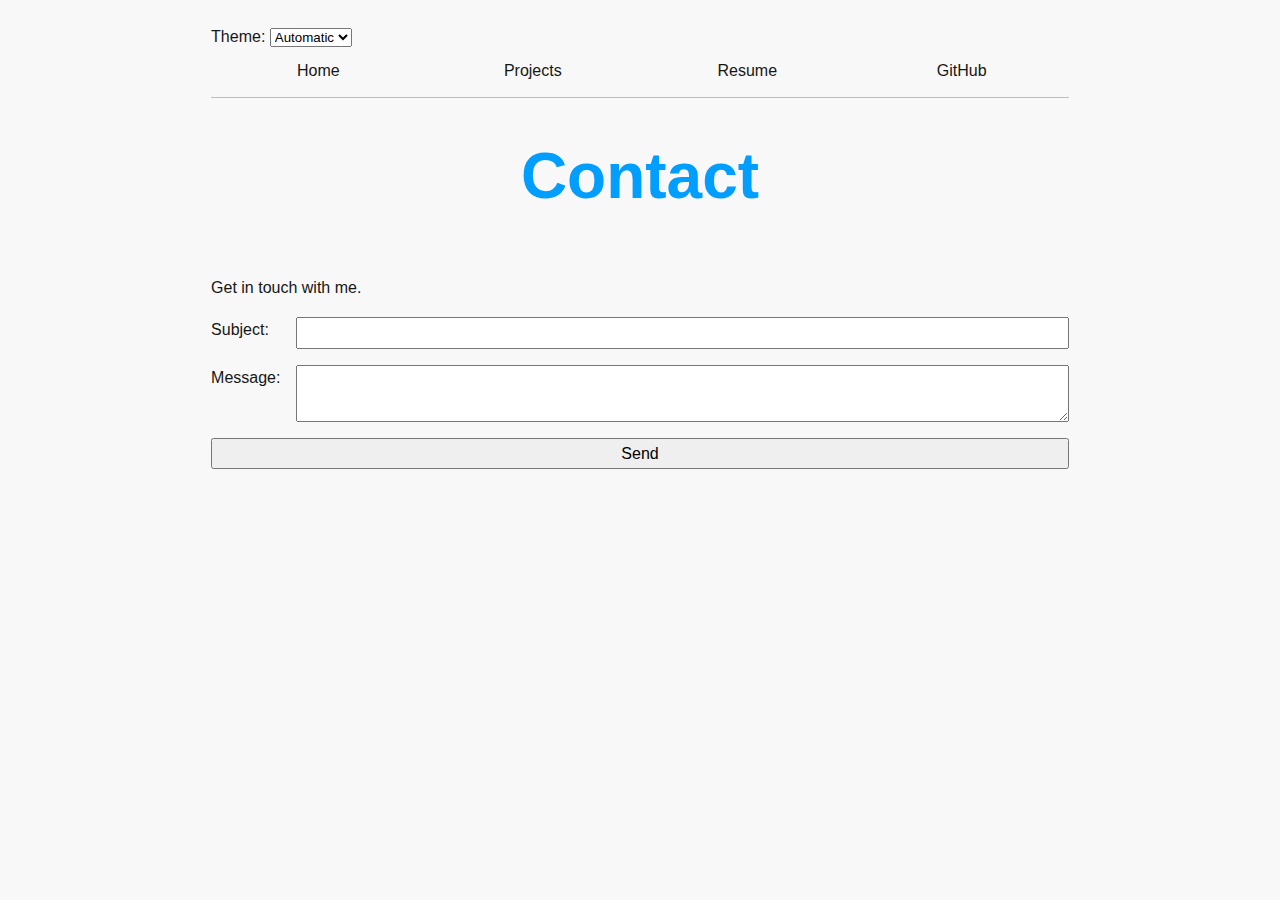
<file: contact/index.html>
<!DOCTYPE html>
<html lang="en">
<head>
  <meta charset="UTF-8">
  <title>Contact</title>
  <link rel="stylesheet" href="../style.css">
</head>
<body>


  <h1>Contact</h1>
  <p>Get in touch with me.</p>

  <form action="mailto:h2mao@ucsd.edu" method="GET">
    <label>
      Subject:
      <input name="subject" required>
    </label>
    <label>
      Message:
      <textarea name="body" required></textarea>
    </label>
    <button type="submit">Send</button>
  </form>
  
  <script type="module" src="../global.js"></script>
</body>
</html>
</file>
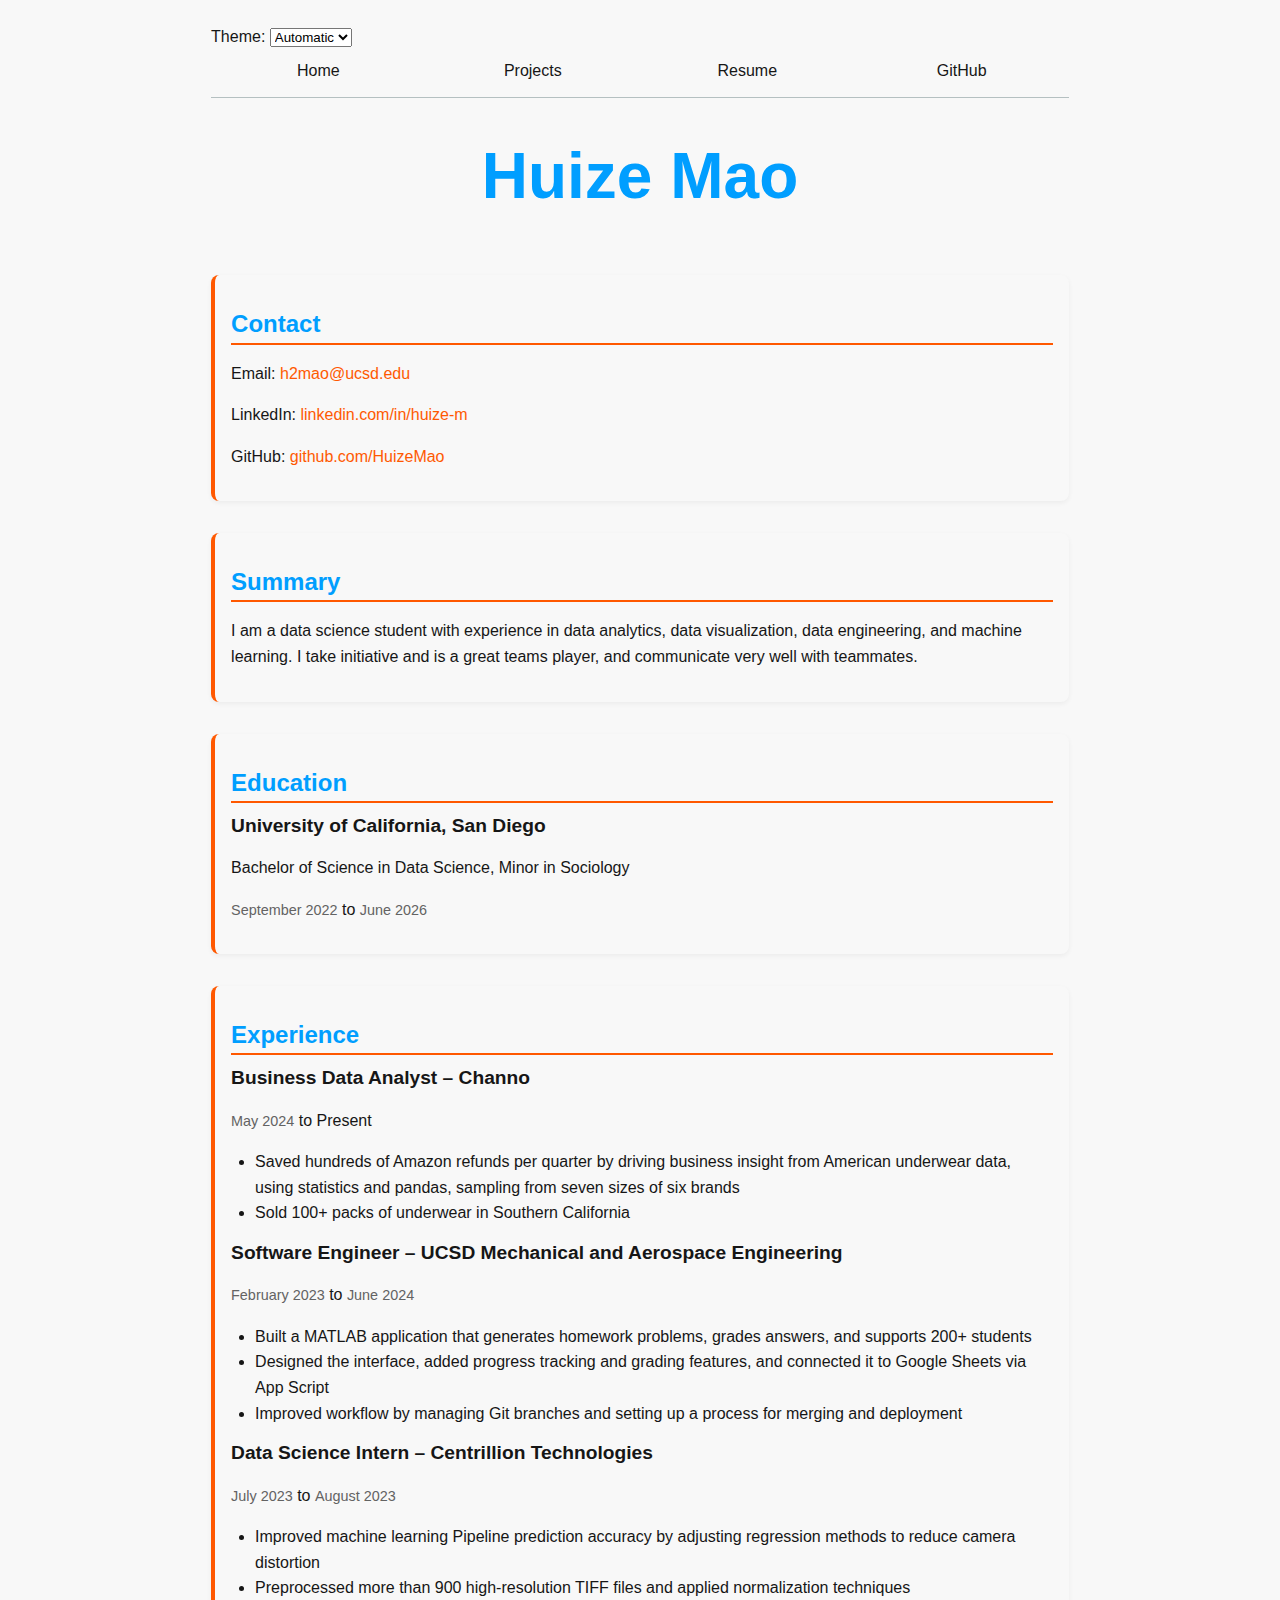
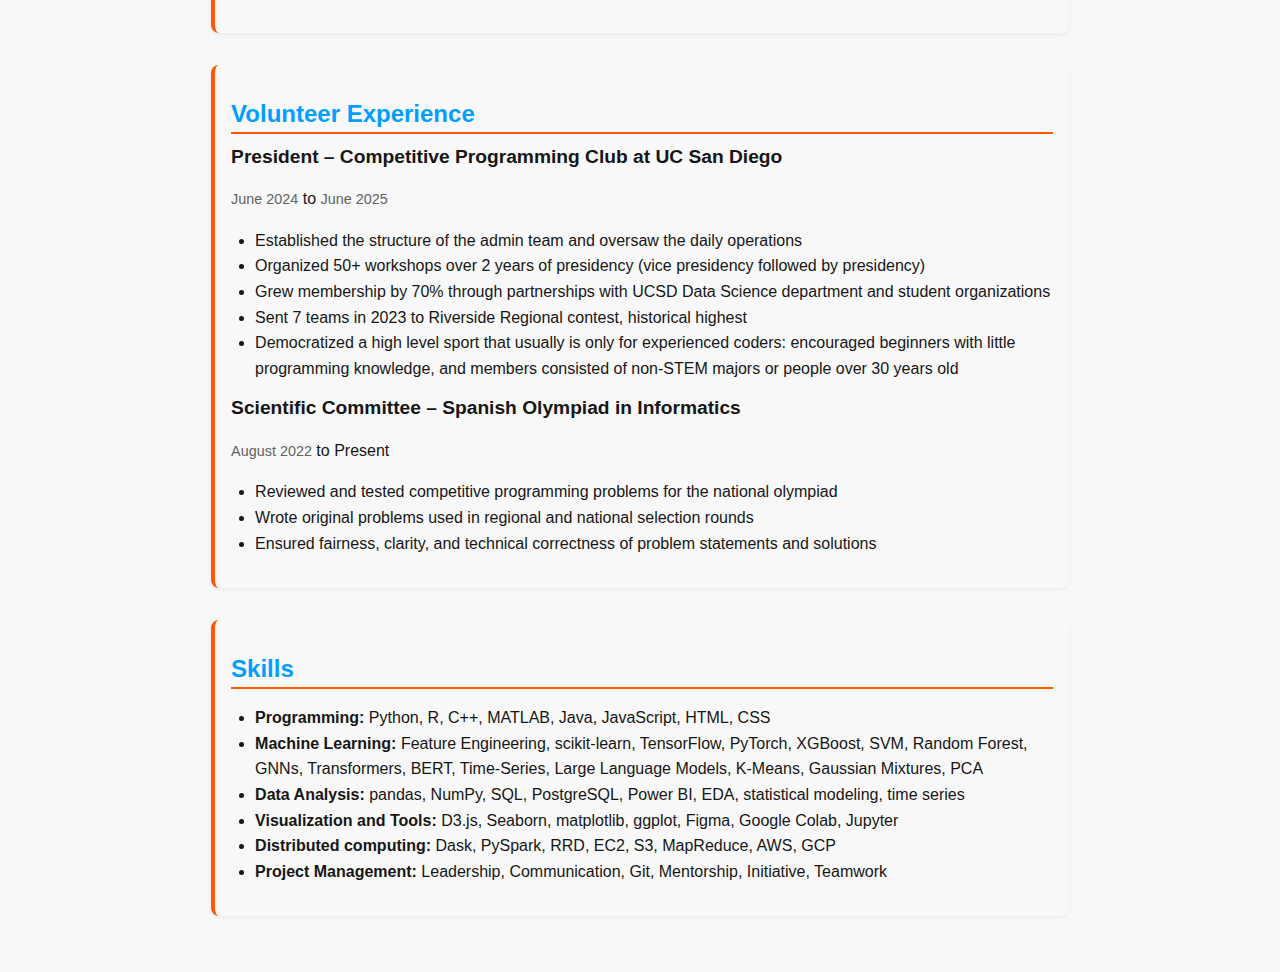
<file: resume/index.html>
<!DOCTYPE html>
<html lang="en">
<head>
  <meta charset="UTF-8">
  <title>Huize Mao – Resume</title>
  <link rel="stylesheet" href="../style.css" />
</head>
<body>
  <h1>Huize Mao</h1>

  <section>
    <header><h2>Contact</h2></header>
    <p>Email: <a href="mailto:h2mao@ucsd.edu">h2mao@ucsd.edu</a></p>
    <p>LinkedIn: <a href="https://www.linkedin.com/in/huize-m/">linkedin.com/in/huize-m</a></p>
    <p>GitHub: <a href="https://github.com/HuizeMao">github.com/HuizeMao</a></p>
  </section>

  <section>
    <header><h2>Summary</h2></header>
    <p>I am a data science student with experience in data analytics, data visualization, data engineering, and machine learning. I take initiative and is a great teams player, and communicate very well with teammates.</p>
  </section>

  <section>
    <header><h2>Education</h2></header>
    <article>
      <h3>University of California, San Diego</h3>
      <p>Bachelor of Science in Data Science, Minor in Sociology</p>
      <p><time datetime="2022-09">September 2022</time> to <time datetime="2026-06">June 2026</time></p>
    </article>
  </section>

  <section>
    <header><h2>Experience</h2></header>

    <article>
      <h3>Business Data Analyst – Channo</h3>
      <time datetime="2024-05">May 2024</time> to Present
      <ul>
        <li>Saved hundreds of Amazon refunds per quarter by driving business insight from American underwear data, using statistics and pandas, sampling from seven sizes of six brands</li>
        <li>Sold 100+ packs of underwear in Southern California</li>
      </ul>
    </article>

    <article>
      <h3>Software Engineer – UCSD Mechanical and Aerospace Engineering</h3>
      <time datetime="2023-02">February 2023</time> to <time datetime="2024-06">June 2024</time>
      <ul>
        <li>Built a MATLAB application that generates homework problems, grades answers, and supports 200+ students</li>
        <li>Designed the interface, added progress tracking and grading features, and connected it to Google Sheets via App Script</li>
        <li>Improved workflow by managing Git branches and setting up a process for merging and deployment</li>
      </ul>
    </article>

    <article>
      <h3>Data Science Intern – Centrillion Technologies</h3>
      <time datetime="2023-07">July 2023</time> to <time datetime="2023-08">August 2023</time>
      <ul>
        <li>Improved machine learning Pipeline prediction accuracy by adjusting regression methods to reduce camera distortion</li>
        <li>Preprocessed more than 900 high-resolution TIFF files and applied normalization techniques</li>
      </ul>
    </article>
  </section>

  <section>
    <header><h2>Volunteer Experience</h2></header>

    <article>
      <h3>President – Competitive Programming Club at UC San Diego</h3>
      <time datetime="2024-06">June 2024</time> to <time datetime="2024-06">June 2025</time>
      <ul>
        <li>Established the structure of the admin team and oversaw the daily operations</li>
        <li>Organized 50+ workshops over 2 years of presidency (vice presidency followed by presidency)</li>
        <li>Grew membership by 70% through partnerships with UCSD Data Science department and student organizations</li>
        <li>Sent 7 teams in 2023 to Riverside Regional contest, historical highest</li>
        <li>Democratized a high level sport that usually is only for experienced coders: encouraged beginners with little programming knowledge, and members consisted of non-STEM majors or people over 30 years old</li>
      </ul>
    </article>

    <article>
      <h3>Scientific Committee – Spanish Olympiad in Informatics</h3>
      <time datetime="2022-08">August 2022</time> to Present
      <ul>
        <li>Reviewed and tested competitive programming problems for the national olympiad</li>
        <li>Wrote original problems used in regional and national selection rounds</li>
        <li>Ensured fairness, clarity, and technical correctness of problem statements and solutions</li>
      </ul>
    </article>
  </section>

  <section>
    <header><h2>Skills</h2></header>
    <ul>
      <li><strong>Programming:</strong> Python, R, C++, MATLAB, Java, JavaScript, HTML, CSS</li>
      <li><strong>Machine Learning:</strong> Feature Engineering, scikit-learn, TensorFlow, PyTorch, XGBoost, SVM, Random Forest, GNNs, Transformers, BERT, Time-Series, Large Language Models, K-Means, Gaussian Mixtures, PCA</li>
      <li><strong>Data Analysis:</strong> pandas, NumPy, SQL, PostgreSQL, Power BI, EDA, statistical modeling, time series</li>
      <li><strong>Visualization and Tools:</strong> D3.js, Seaborn, matplotlib, ggplot, Figma, Google Colab, Jupyter</li>
      <li><strong>Distributed computing:</strong> Dask, PySpark, RRD, EC2, S3, MapReduce, AWS, GCP</li>
      <li><strong>Project Management:</strong> Leadership, Communication, Git, Mentorship, Initiative, Teamwork</li>
    </ul>
  </section>

  <script type="module" src="../global.js"></script>
</body>
</html>
</file>
<file: style.css>
html {
  --color-accent: oklch(70% 0.25 250);  /* Blue accent */
  --color-orange: oklch(70% 0.25 50);  /* Orange accent */
  accent-color: var(--color-accent);
}


body {
  max-width: 100ch;
  margin-inline: max(1em, (100% - 100ch) / 2);
  padding: 1em;
  font-family: sans-serif;
  line-height: 1.6;
}

nav {
  display: flex;
  border-bottom: 1px solid oklch(80% 3% 200);
  margin-bottom: 1em;
}

nav a {
  flex: 1;
  text-decoration: none;
  color: inherit;
  text-align: center;
  padding: 0.5em;
  border-bottom: 0.4em solid transparent;
  transition: border-color 0.3s, background-color 0.3s;
}

nav a:hover {
  border-bottom: 0.4em solid var(--color-accent);
  background-color: oklch(from var(--color-accent) 95% 5% h);
}

nav a.current {
  border-bottom: 0.4em solid oklch(80% 3% 200);
  padding-bottom: 0.1em;
}

.current {
  font-weight: bold;
  text-decoration: underline;
  color: orange;
}


form {
  display: grid;
  grid-template-columns: auto 1fr;
  gap: 1em;
}

form label {
  display: grid;
  grid-template-columns: subgrid; 
  grid-column: 1 / -1;
}

form input,
form textarea,
form button {
  font: inherit;
  width: 100%;
  box-sizing: border-box; 
}

form button {
  grid-column: 1 / -1;
}

.projects {
  display: grid;
  grid-template-columns: repeat(auto-fill, minmax(15em, 1fr));
  gap: 1em;
}

.projects article {
  display: grid;
  grid-template-rows: subgrid;
  grid-row: span 3;
  gap: 0.5em;
}

h1, h2, h3, h4, h5, h6 {
  line-height: 1.1;
  text-wrap: balance;
}

h1 {
  font-size: 400%; 
}

body {
  background-color: oklch(98% 0 0); /* Soft white */
  color: oklch(20% 0 0); /* Dark grey text */
}

h1 {
  font-size: 400%;
  text-align: center;
  margin-bottom: 1em;
  color: var(--color-accent);
}

section {
  margin-bottom: 2em;
  padding: 1em;
  border-radius: 0.5em;
  background-color: oklch(98% 0 0);
  box-shadow: 0 2px 5px rgba(0,0,0,0.05);
  border-left: 4px solid var(--color-orange);
}

h2 {
  color: var(--color-accent);
  border-bottom: 2px solid var(--color-orange);
  padding-bottom: 0.2em;
  margin-bottom: 0.5em;
}

h3 {
  margin-top: 0.5em;
  font-size: 120%;
}

ul {
  padding-left: 1.5em;
}

a {
  color: var(--color-orange);
  text-decoration: none;
}

a:hover {
  text-decoration: underline;
  color: var(--color-accent);
}

time {
  color: oklch(50% 0 0);
  font-size: 90%;
}
</file>
